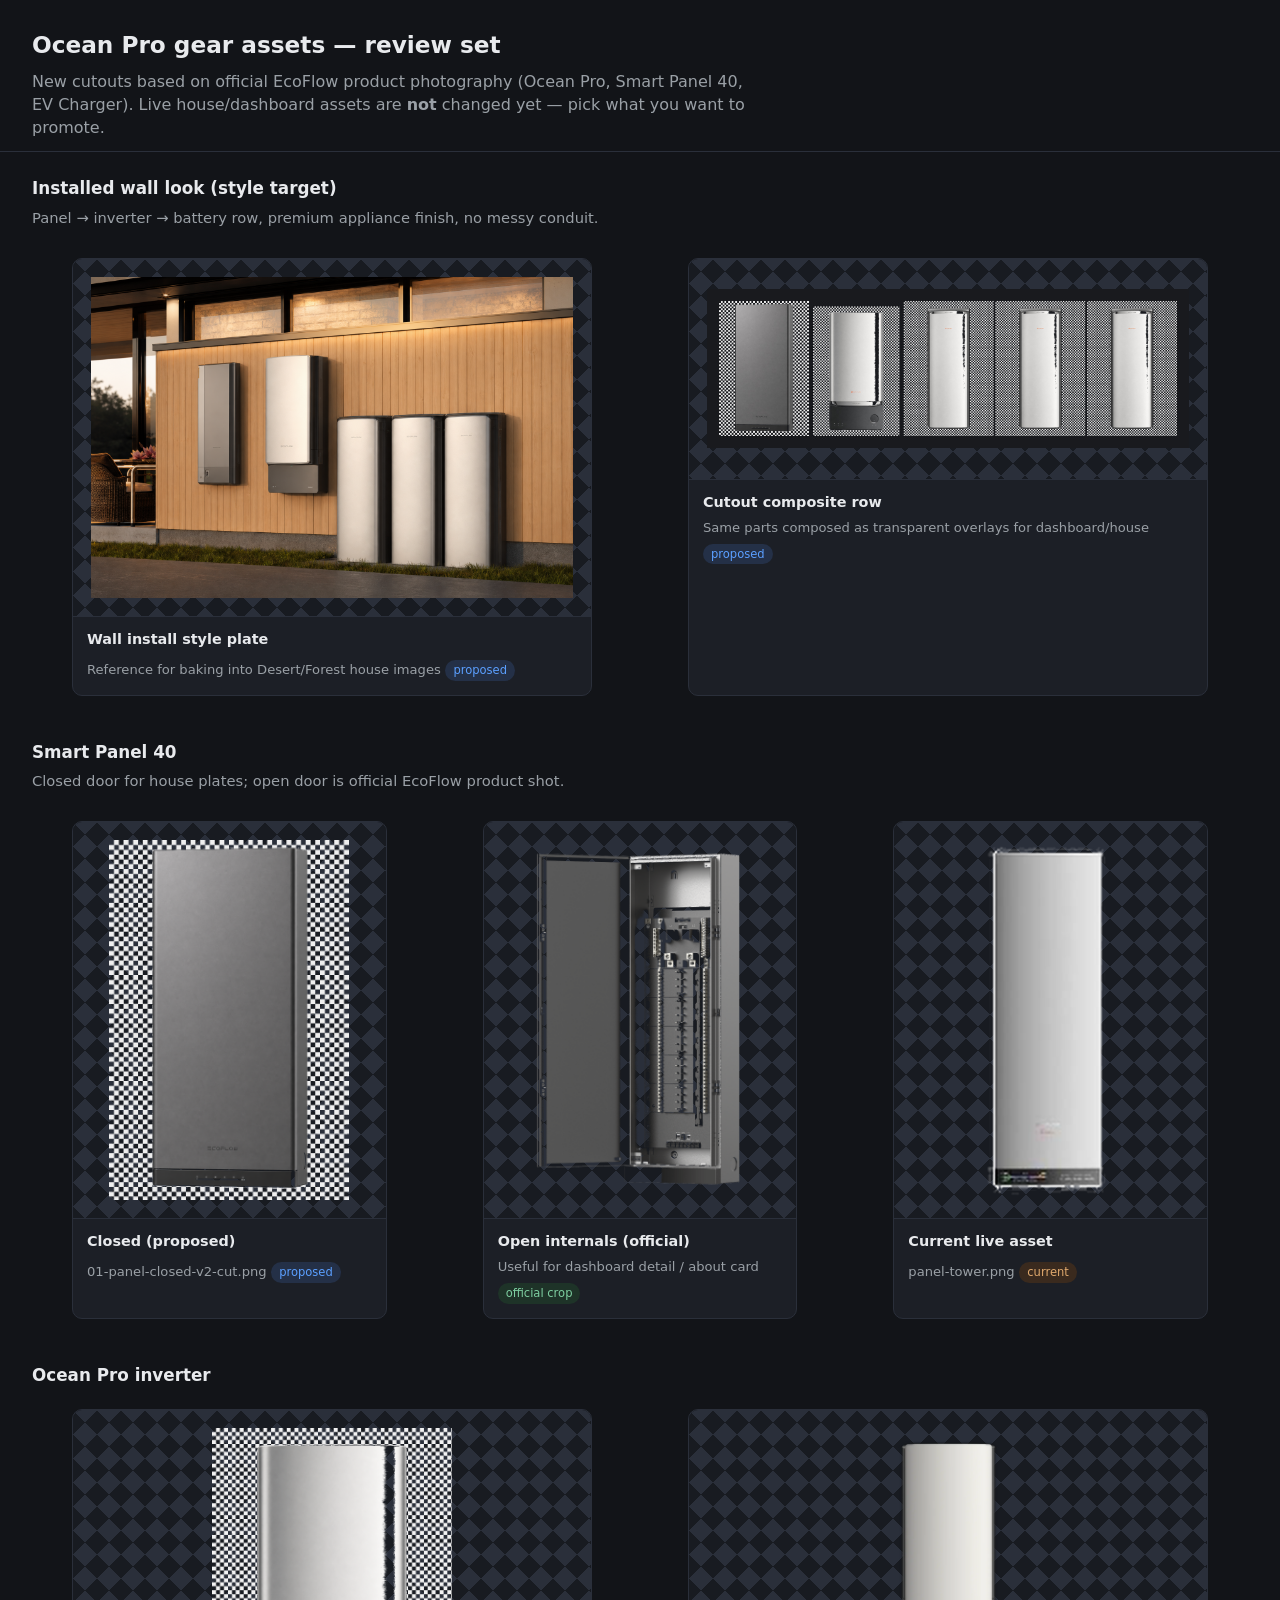
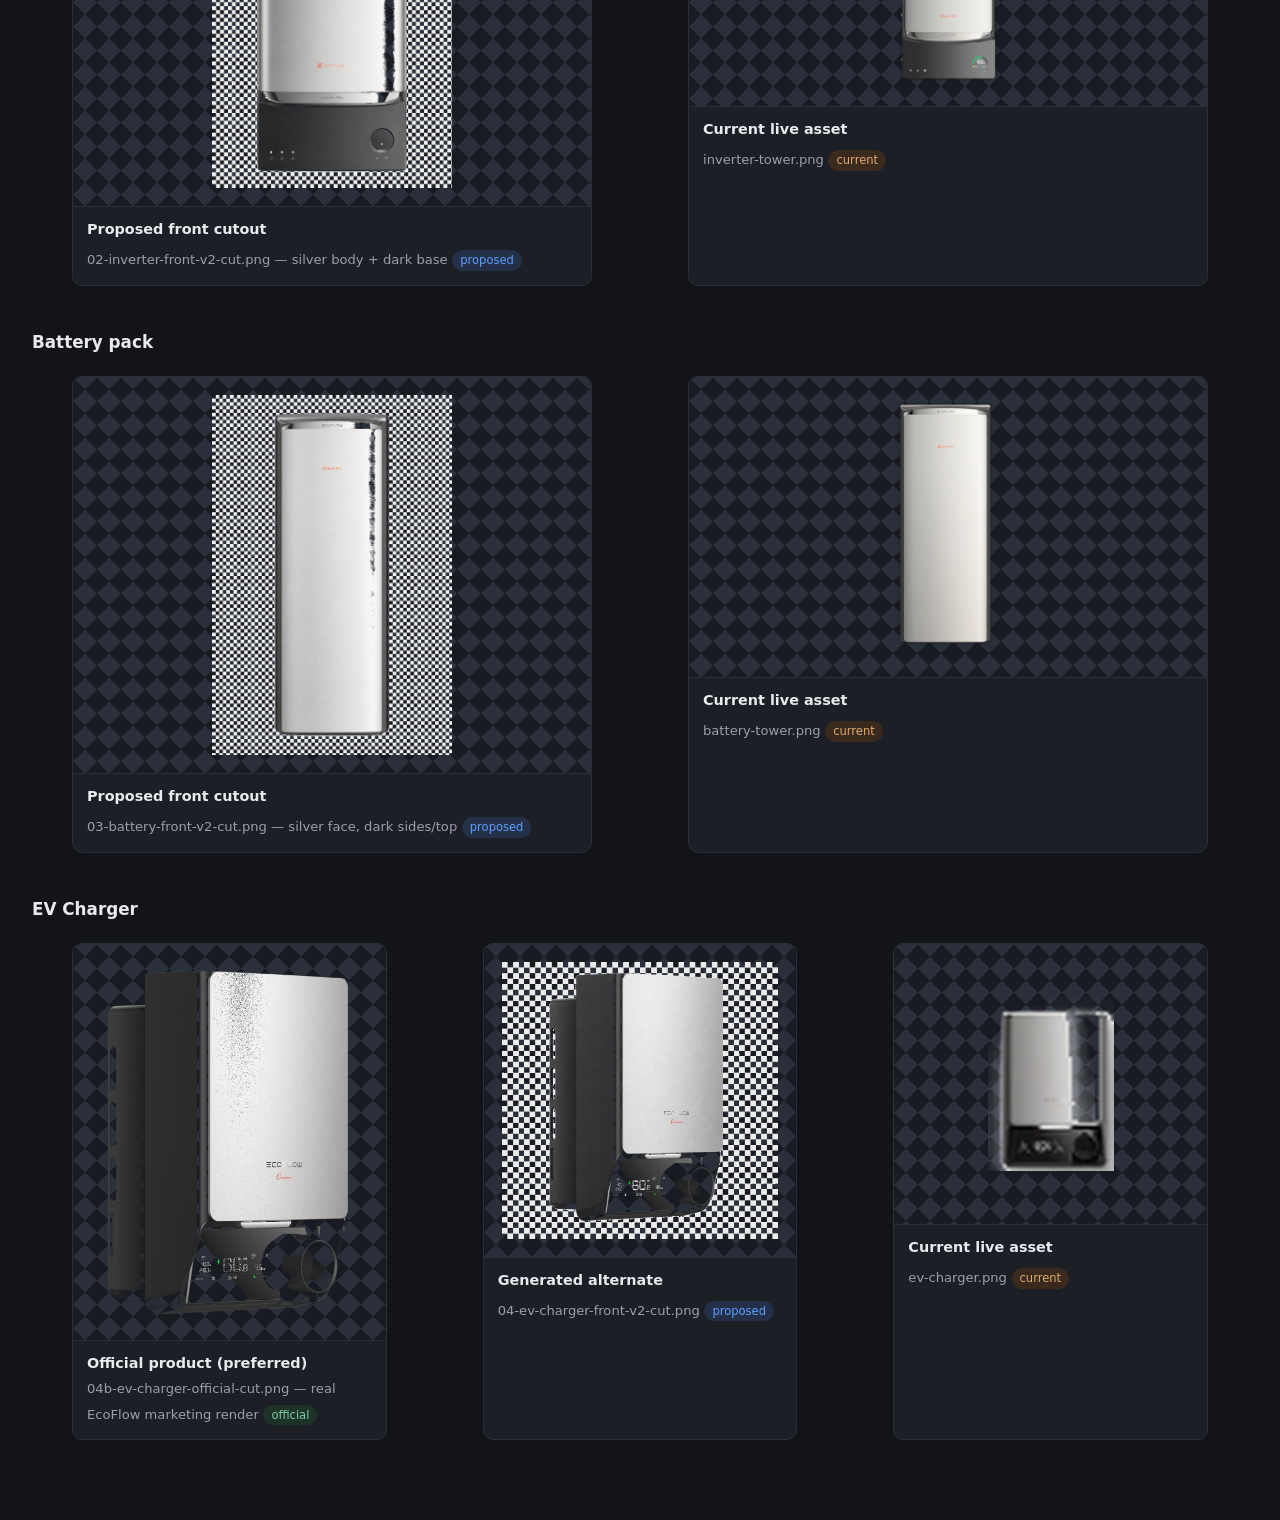
<file: web/frontend/img/gear/review/index.html>
<!DOCTYPE html>
<html lang="en">
<head>
  <meta charset="utf-8" />
  <meta name="viewport" content="width=device-width, initial-scale=1" />
  <title>EcoFlow Ocean gear — asset review</title>
  <style>
    :root {
      --bg: #121418;
      --card: #1c1f26;
      --text: #e8eaed;
      --muted: #9aa0a6;
      --line: #2a2f3a;
      --accent: #5b9fff;
    }
    * { box-sizing: border-box; }
    body {
      margin: 0;
      font-family: "Segoe UI", system-ui, sans-serif;
      background: var(--bg);
      color: var(--text);
      line-height: 1.45;
    }
    header {
      padding: 28px 32px 12px;
      border-bottom: 1px solid var(--line);
    }
    header h1 { margin: 0 0 8px; font-size: 1.45rem; font-weight: 600; }
    header p { margin: 0; color: var(--muted); max-width: 72ch; }
    main { padding: 24px 32px 64px; display: grid; gap: 28px; }
    section h2 {
      margin: 0 0 6px;
      font-size: 1.05rem;
      font-weight: 600;
    }
    section .note { margin: 0 0 14px; color: var(--muted); font-size: 0.92rem; }
    .grid {
      display: grid;
      grid-template-columns: repeat(auto-fit, minmax(240px, 1fr));
      gap: 16px;
    }
    .card {
      background: var(--card);
      border: 1px solid var(--line);
      border-radius: 10px;
      overflow: hidden;
    }
    .card .img {
      display: flex;
      align-items: center;
      justify-content: center;
      min-height: 280px;
      padding: 18px;
      background:
        linear-gradient(45deg, #2a2f3a 25%, transparent 25%) -12px 0 / 24px 24px,
        linear-gradient(-45deg, #2a2f3a 25%, transparent 25%) -12px 0 / 24px 24px,
        linear-gradient(45deg, transparent 75%, #2a2f3a 75%) -12px 0 / 24px 24px,
        linear-gradient(-45deg, transparent 75%, #2a2f3a 75%) -12px 0 / 24px 24px,
        #181b21;
    }
    .card img {
      max-width: 100%;
      max-height: 360px;
      object-fit: contain;
      display: block;
    }
    .card figcaption {
      padding: 12px 14px 14px;
      border-top: 1px solid var(--line);
      font-size: 0.9rem;
    }
    .card figcaption strong { display: block; margin-bottom: 4px; }
    .card figcaption span { color: var(--muted); font-size: 0.82rem; }
    .wide .img { min-height: 220px; }
    .wide img { max-height: 420px; width: 100%; }
    .badge {
      display: inline-block;
      margin-top: 6px;
      padding: 2px 8px;
      border-radius: 999px;
      font-size: 0.72rem;
      background: #243047;
      color: var(--accent);
    }
    .badge.official { background: #1e3328; color: #7dcea0; }
    .badge.current { background: #3a2a1e; color: #e0a96d; }
  </style>
</head>
<body>
  <header>
    <h1>Ocean Pro gear assets — review set</h1>
    <p>
      New cutouts based on official EcoFlow product photography (Ocean Pro, Smart Panel 40, EV Charger).
      Live house/dashboard assets are <strong>not</strong> changed yet — pick what you want to promote.
    </p>
  </header>
  <main>
    <section>
      <h2>Installed wall look (style target)</h2>
      <p class="note">Panel → inverter → battery row, premium appliance finish, no messy conduit.</p>
      <div class="grid">
        <figure class="card wide">
          <div class="img"><img src="06-wall-install-style-v2.png" alt="Wall install style" /></div>
          <figcaption>
            <strong>Wall install style plate</strong>
            <span>Reference for baking into Desert/Forest house images</span>
            <div class="badge">proposed</div>
          </figcaption>
        </figure>
        <figure class="card wide">
          <div class="img"><img src="05-wall-row-preview-dark.jpg" alt="Cutout wall row" /></div>
          <figcaption>
            <strong>Cutout composite row</strong>
            <span>Same parts composed as transparent overlays for dashboard/house</span>
            <div class="badge">proposed</div>
          </figcaption>
        </figure>
      </div>
    </section>

    <section>
      <h2>Smart Panel 40</h2>
      <p class="note">Closed door for house plates; open door is official EcoFlow product shot.</p>
      <div class="grid">
        <figure class="card">
          <div class="img"><img src="01-panel-closed-v2-cut.png" alt="Panel closed proposed" /></div>
          <figcaption>
            <strong>Closed (proposed)</strong>
            <span>01-panel-closed-v2-cut.png</span>
            <div class="badge">proposed</div>
          </figcaption>
        </figure>
        <figure class="card">
          <div class="img"><img src="01b-panel-open-official-cut.png" alt="Panel open official" /></div>
          <figcaption>
            <strong>Open internals (official)</strong>
            <span>Useful for dashboard detail / about card</span>
            <div class="badge official">official crop</div>
          </figcaption>
        </figure>
        <figure class="card">
          <div class="img"><img src="current-panel-tower.png" alt="Current panel" /></div>
          <figcaption>
            <strong>Current live asset</strong>
            <span>panel-tower.png</span>
            <div class="badge current">current</div>
          </figcaption>
        </figure>
      </div>
    </section>

    <section>
      <h2>Ocean Pro inverter</h2>
      <div class="grid">
        <figure class="card">
          <div class="img"><img src="02-inverter-front-v2-cut.png" alt="Inverter proposed" /></div>
          <figcaption>
            <strong>Proposed front cutout</strong>
            <span>02-inverter-front-v2-cut.png — silver body + dark base</span>
            <div class="badge">proposed</div>
          </figcaption>
        </figure>
        <figure class="card">
          <div class="img"><img src="current-inverter-tower.png" alt="Current inverter" /></div>
          <figcaption>
            <strong>Current live asset</strong>
            <span>inverter-tower.png</span>
            <div class="badge current">current</div>
          </figcaption>
        </figure>
      </div>
    </section>

    <section>
      <h2>Battery pack</h2>
      <div class="grid">
        <figure class="card">
          <div class="img"><img src="03-battery-front-v2-cut.png" alt="Battery proposed" /></div>
          <figcaption>
            <strong>Proposed front cutout</strong>
            <span>03-battery-front-v2-cut.png — silver face, dark sides/top</span>
            <div class="badge">proposed</div>
          </figcaption>
        </figure>
        <figure class="card">
          <div class="img"><img src="current-battery-tower.png" alt="Current battery" /></div>
          <figcaption>
            <strong>Current live asset</strong>
            <span>battery-tower.png</span>
            <div class="badge current">current</div>
          </figcaption>
        </figure>
      </div>
    </section>

    <section>
      <h2>EV Charger</h2>
      <div class="grid">
        <figure class="card">
          <div class="img"><img src="04b-ev-charger-official-cut.png" alt="EV official" /></div>
          <figcaption>
            <strong>Official product (preferred)</strong>
            <span>04b-ev-charger-official-cut.png — real EcoFlow marketing render</span>
            <div class="badge official">official</div>
          </figcaption>
        </figure>
        <figure class="card">
          <div class="img"><img src="04-ev-charger-front-v2-cut.png" alt="EV proposed" /></div>
          <figcaption>
            <strong>Generated alternate</strong>
            <span>04-ev-charger-front-v2-cut.png</span>
            <div class="badge">proposed</div>
          </figcaption>
        </figure>
        <figure class="card">
          <div class="img"><img src="current-ev-charger.png" alt="Current EV" /></div>
          <figcaption>
            <strong>Current live asset</strong>
            <span>ev-charger.png</span>
            <div class="badge current">current</div>
          </figcaption>
        </figure>
      </div>
    </section>
  </main>
</body>
</html>
</file>
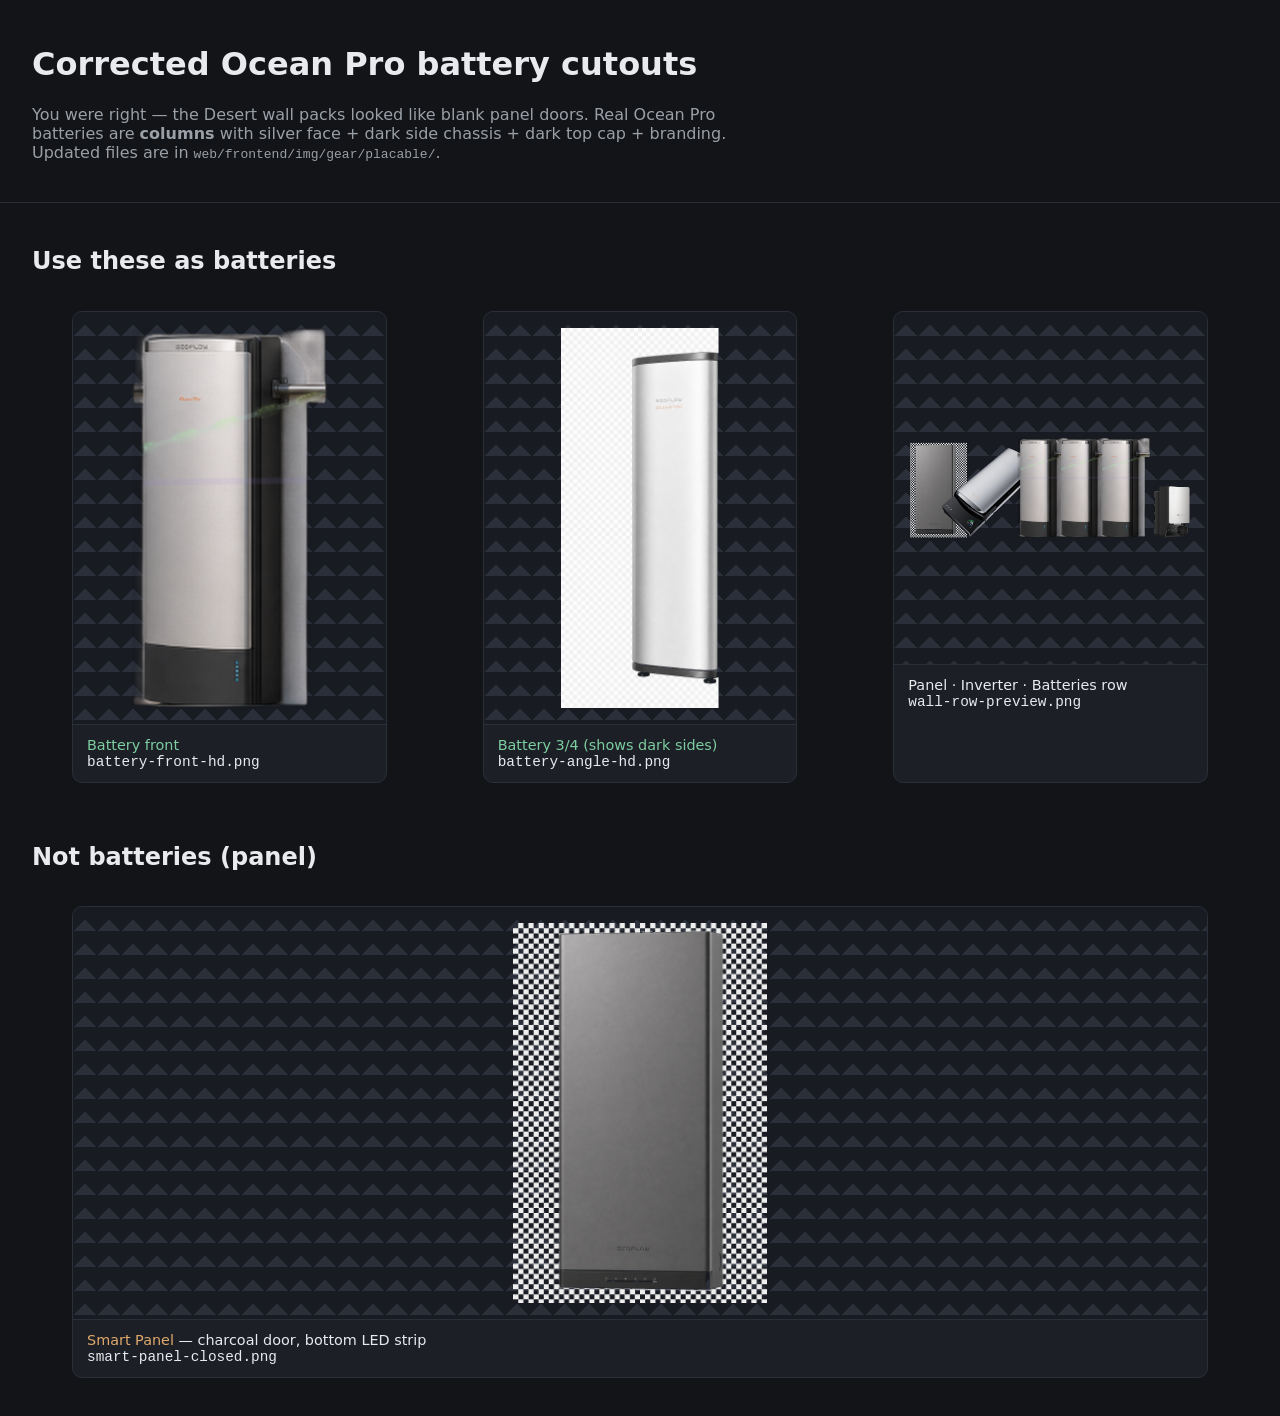
<file: web/frontend/img/gear/placable/battery-vs-panel.html>
<!DOCTYPE html>
<html lang="en">
<head>
  <meta charset="utf-8" />
  <title>Battery vs Panel — corrected assets</title>
  <style>
    body { margin:0; font-family:Segoe UI,system-ui,sans-serif; background:#121418; color:#e8eaed; }
    header { padding:24px 32px; border-bottom:1px solid #2a2f3a; }
    header p { color:#9aa0a6; max-width:70ch; }
    main { padding:24px 32px; display:grid; gap:24px; }
    .grid { display:grid; grid-template-columns:repeat(auto-fit,minmax(260px,1fr)); gap:16px; }
    .card { background:#1c1f26; border:1px solid #2a2f3a; border-radius:10px; overflow:hidden; }
    .img { min-height:320px; display:flex; align-items:center; justify-content:center; padding:16px;
      background:linear-gradient(45deg,#2a2f3a 25%,transparent 25%) -12px 0/24px 24px,
                 linear-gradient(-45deg,#2a2f3a 25%,transparent 25%) -12px 0/24px 24px,#181b21; }
    .img img { max-height:380px; max-width:100%; object-fit:contain; }
    figcaption { padding:12px 14px; border-top:1px solid #2a2f3a; font-size:.9rem; }
    .ok { color:#7dcea0; } .bad { color:#e0a96d; }
  </style>
</head>
<body>
  <header>
    <h1>Corrected Ocean Pro battery cutouts</h1>
    <p>
      You were right — the Desert wall packs looked like blank panel doors.
      Real Ocean Pro batteries are <strong>columns</strong> with silver face + dark side chassis + dark top cap + branding.
      Updated files are in <code>web/frontend/img/gear/placable/</code>.
    </p>
  </header>
  <main>
    <section>
      <h2>Use these as batteries</h2>
      <div class="grid">
        <figure class="card">
          <div class="img"><img src="battery-front-hd.png" alt="Battery front" /></div>
          <figcaption><span class="ok">Battery front</span><br><code>battery-front-hd.png</code></figcaption>
        </figure>
        <figure class="card">
          <div class="img"><img src="battery-angle-hd.png" alt="Battery angle" /></div>
          <figcaption><span class="ok">Battery 3/4 (shows dark sides)</span><br><code>battery-angle-hd.png</code></figcaption>
        </figure>
        <figure class="card">
          <div class="img"><img src="wall-row-preview.png" alt="Row" /></div>
          <figcaption>Panel · Inverter · Batteries row<br><code>wall-row-preview.png</code></figcaption>
        </figure>
      </div>
    </section>
    <section>
      <h2>Not batteries (panel)</h2>
      <div class="grid">
        <figure class="card">
          <div class="img"><img src="smart-panel-closed.png" alt="Panel" /></div>
          <figcaption><span class="bad">Smart Panel</span> — charcoal door, bottom LED strip<br><code>smart-panel-closed.png</code></figcaption>
        </figure>
      </div>
    </section>
  </main>
</body>
</html>
</file>
